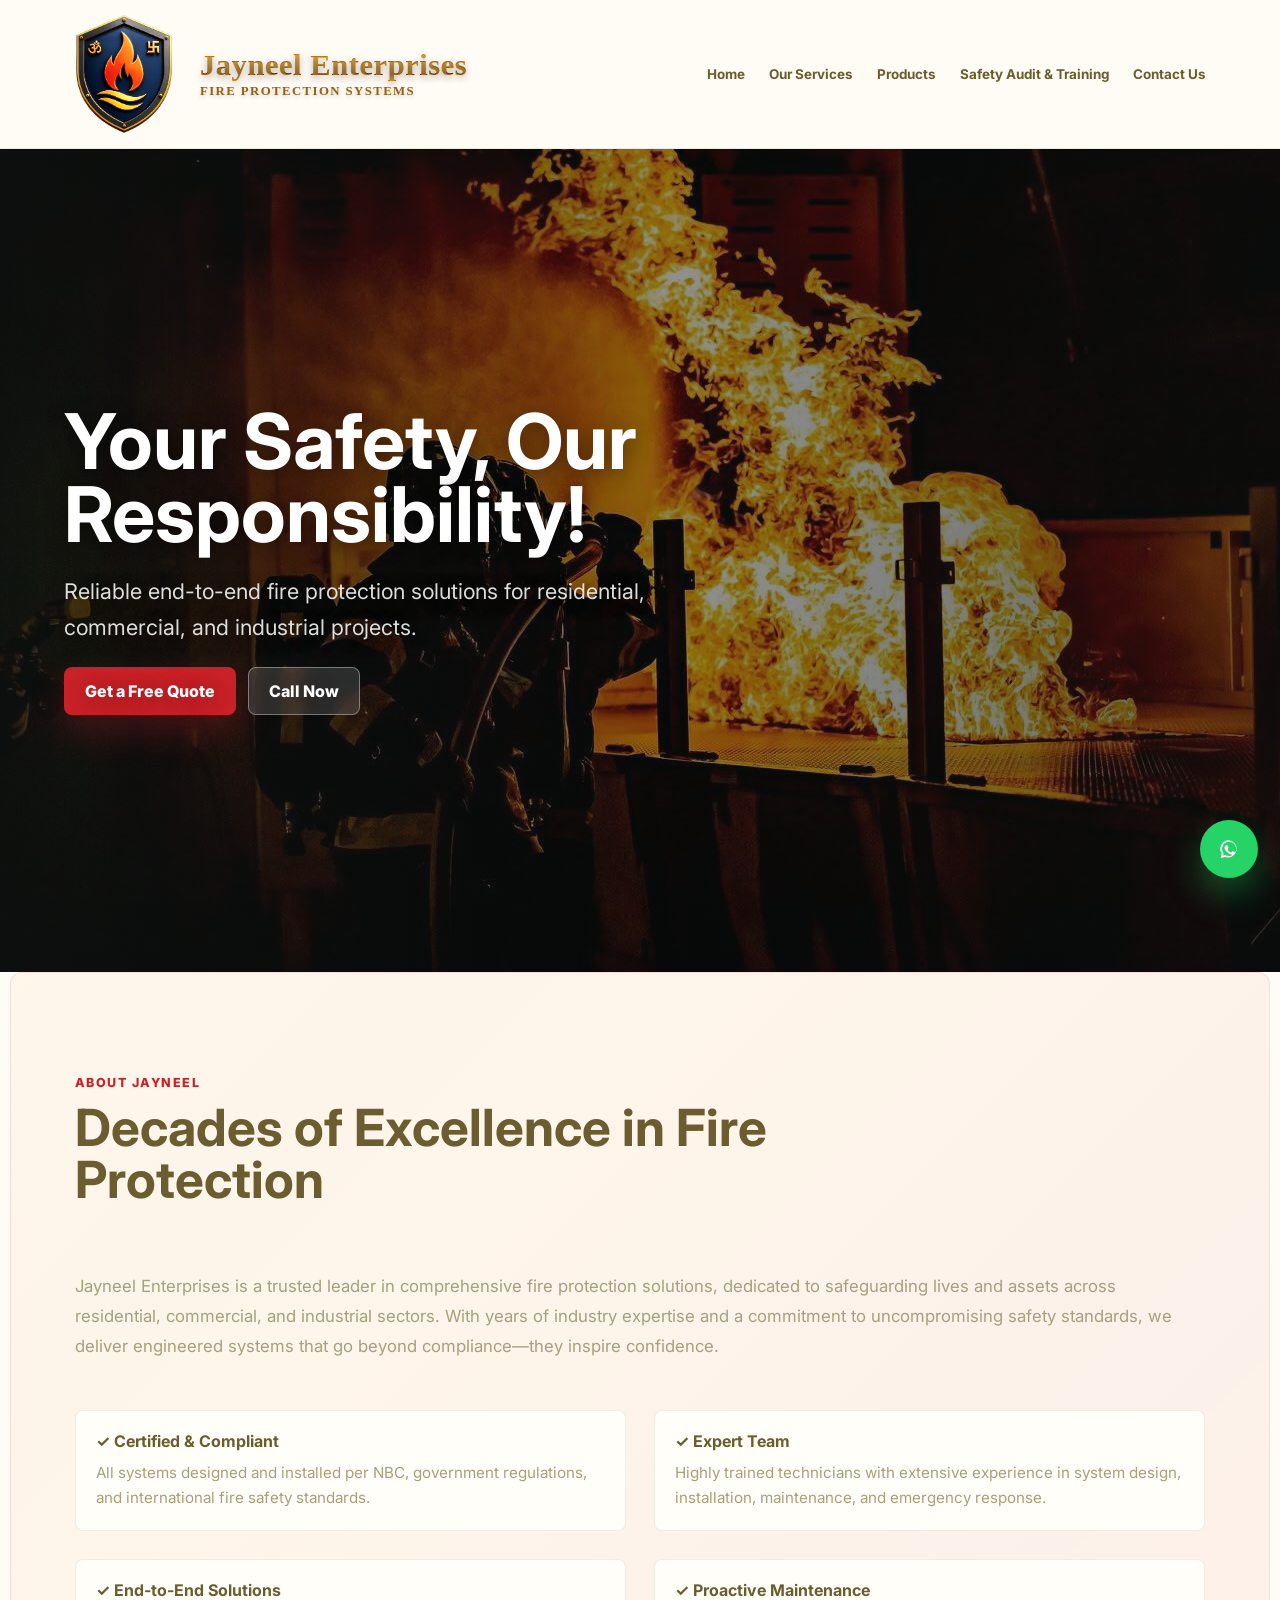
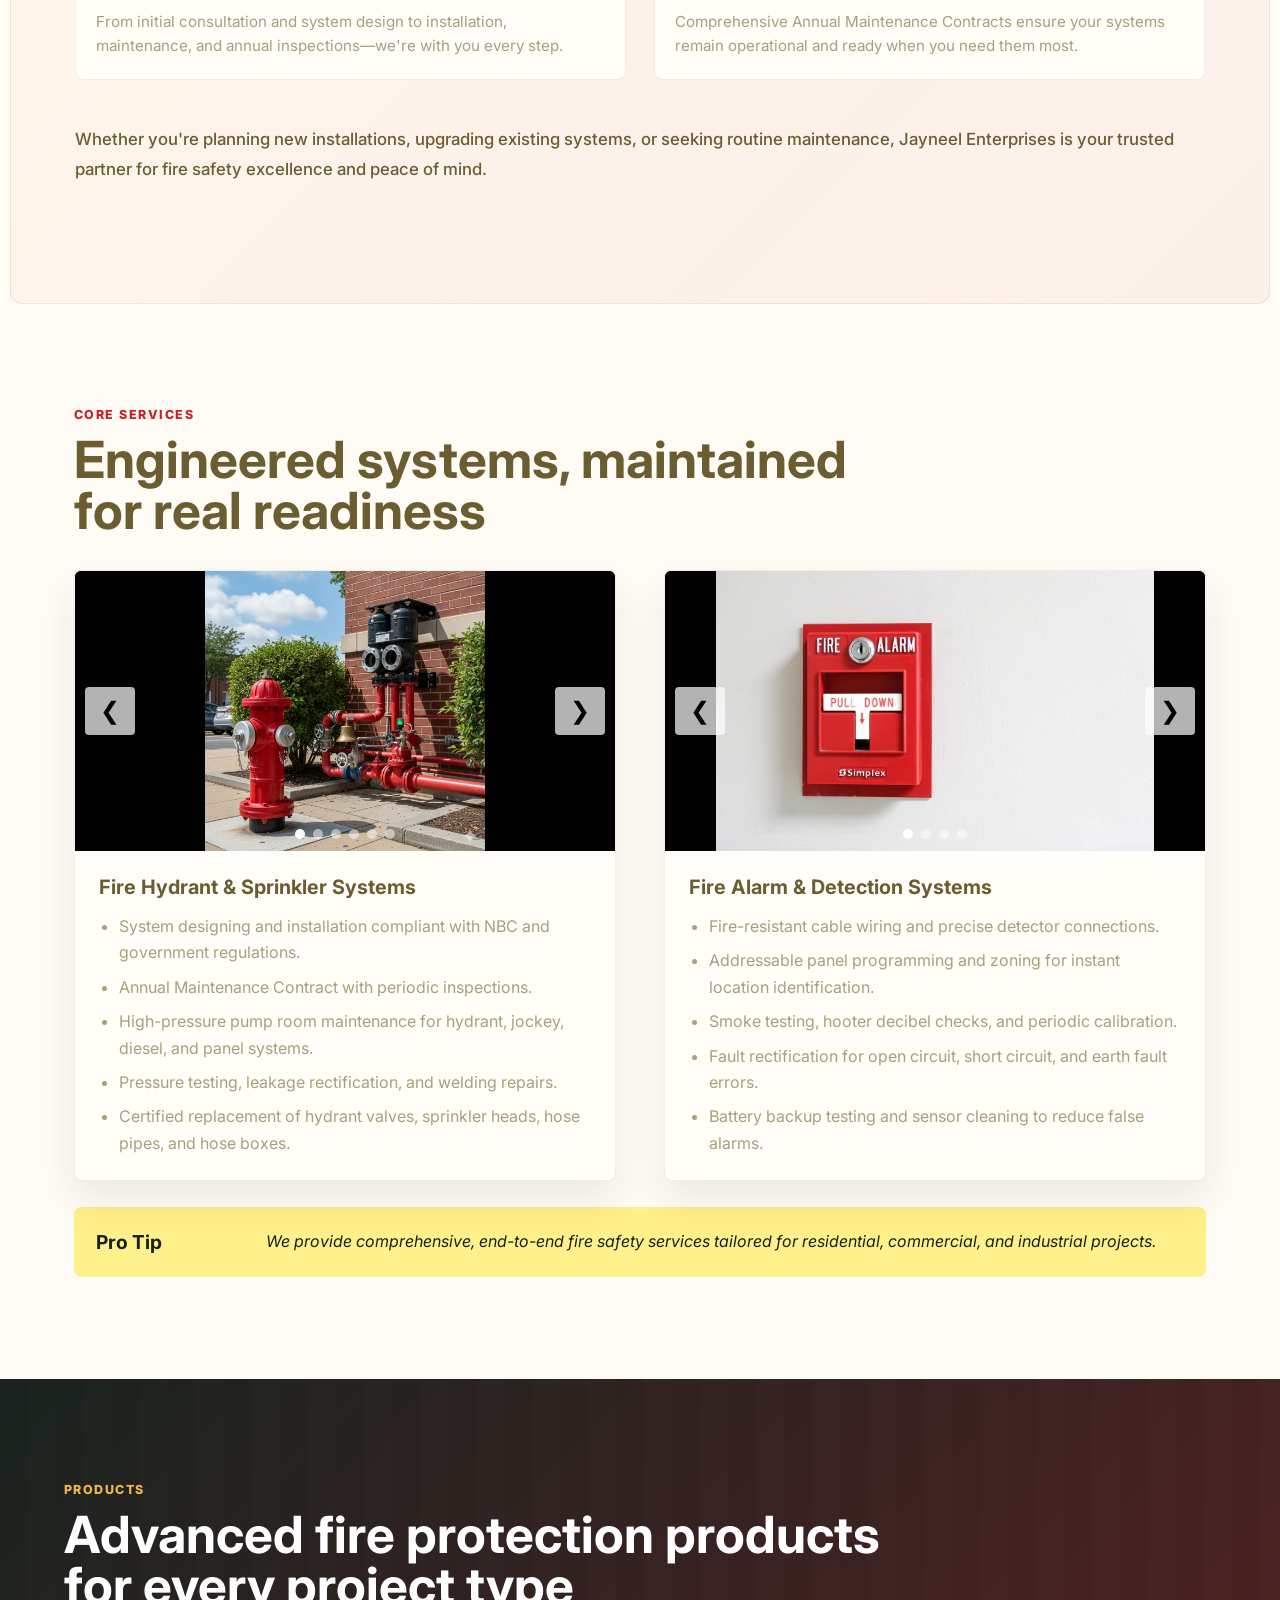
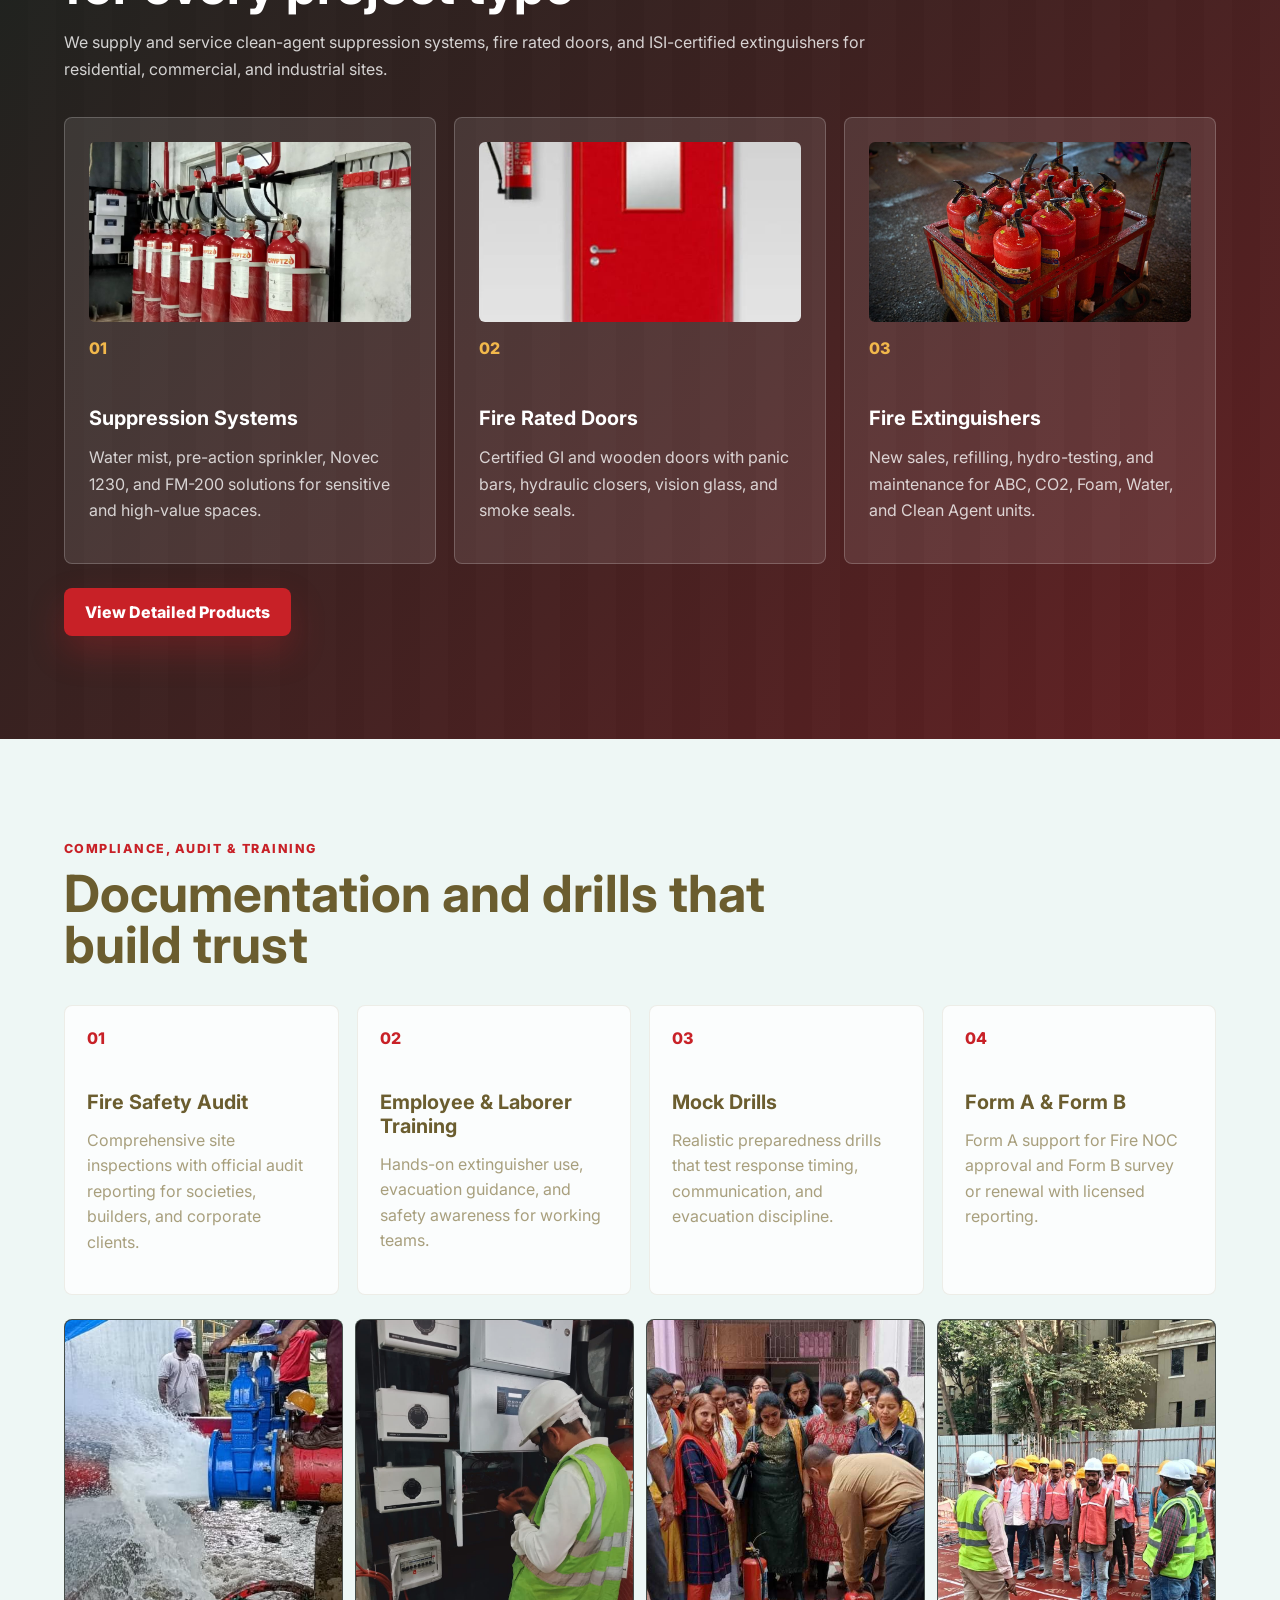
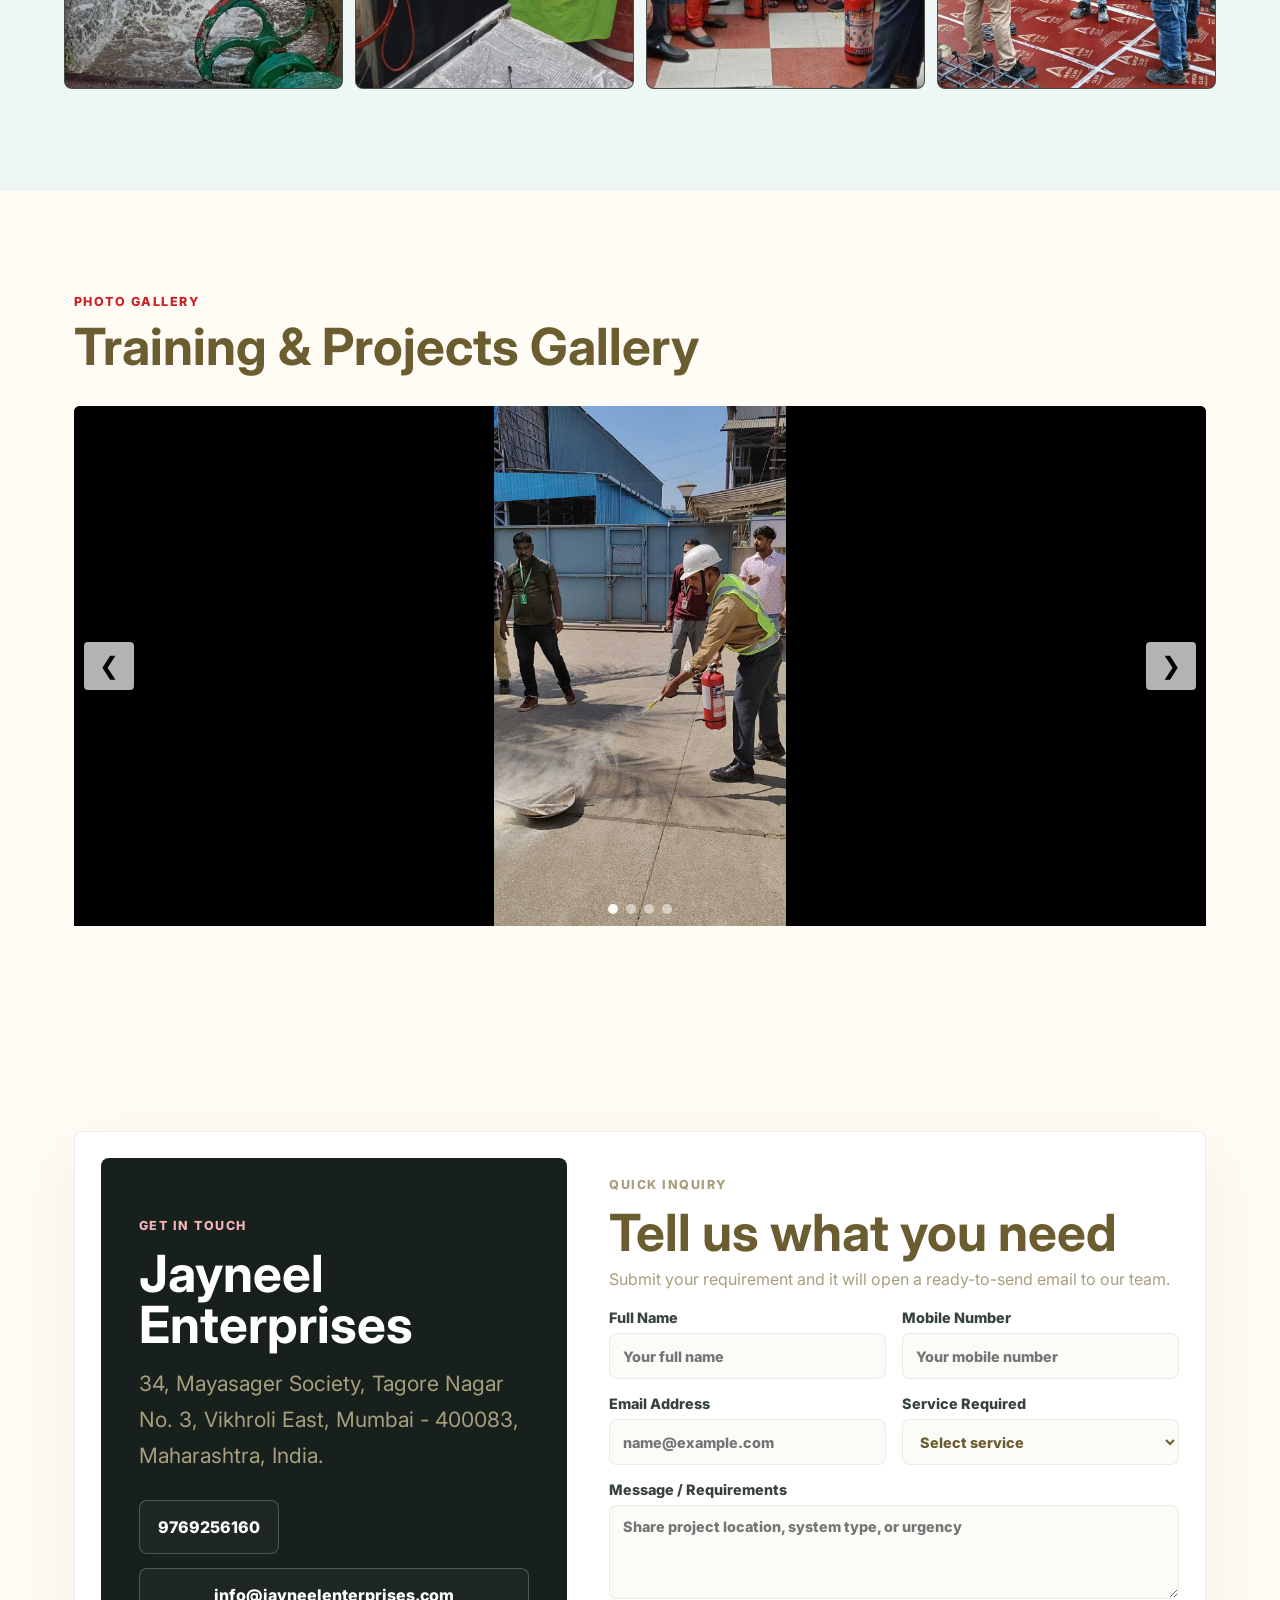
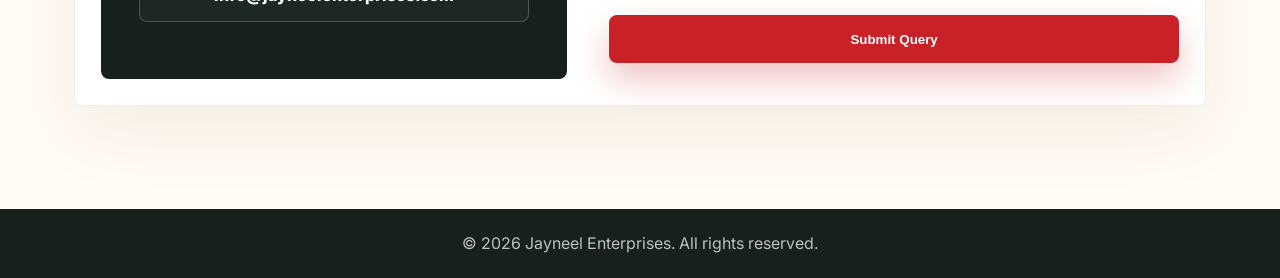
<file: index.html>
<!doctype html>
<html lang="en">
  <head>
    <meta charset="utf-8">
    <meta name="viewport" content="width=device-width, initial-scale=1">
    <title>Jayneel Enterprises | Fire Protection Systems</title>
    <meta name="description" content="Jayneel Enterprises provides end-to-end fire protection solutions for residential, commercial, and industrial projects.">
    <link rel="preconnect" href="https://fonts.googleapis.com">
    <link rel="preconnect" href="https://fonts.gstatic.com" crossorigin>
    <link href="https://fonts.googleapis.com/css2?family=Inter:wght@400;500;600;700;800&display=swap" rel="stylesheet">
    <link rel="stylesheet" href="styles.css">
  </head>
  <body>
    <header class="site-header">
      <a class="brand" href="index.html" aria-label="Jayneel Enterprises home">
        <img src="assets/logo-shield-transparent.png" alt="Jayneel Enterprises" class="brand-logo">
        <span>
          <strong>Jayneel Enterprises</strong>
          <small>Fire Protection Systems</small>
        </span>
      </a>
      <button class="menu-toggle" type="button" aria-label="Open navigation" aria-expanded="false">
        <span></span><span></span><span></span>
      </button>
      <nav class="site-nav" aria-label="Primary navigation">
        <a href="index.html#home">Home</a>
        <a href="index.html#services">Our Services</a>
        <a href="products.html">Products</a>
        <a href="index.html#audit">Safety Audit & Training</a>
        <a href="index.html#contact">Contact Us</a>
      </nav>
    </header>

     
    <main id="home">
      <section class="hero section-band">
        <div class="hero-copy">
          <h1>Your Safety, Our Responsibility!</h1>
          <p class="hero-lede">Reliable end-to-end fire protection solutions for residential, commercial, and industrial projects.</p>
          <div class="hero-actions">
            <a class="btn btn-primary" href="#contact">Get a Free Quote</a>
            <a class="btn btn-secondary" href="tel:+919769256160">Call Now</a>
          </div>
        </div>
      </section>

      <section class="about-us section-wrap" id="about">
        <div class="about-content">
          <div class="about-heading">
            <p class="eyebrow">About Jayneel</p>
            <h2>Decades of Excellence in Fire Protection</h2>
          </div>
          <div class="about-body">
            <p>Jayneel Enterprises is a trusted leader in comprehensive fire protection solutions, dedicated to safeguarding lives and assets across residential, commercial, and industrial sectors. With years of industry expertise and a commitment to uncompromising safety standards, we deliver engineered systems that go beyond compliance—they inspire confidence.</p>
            <div class="about-features">
              <div class="feature-item">
                <h4>✓ Certified & Compliant</h4>
                <p>All systems designed and installed per NBC, government regulations, and international fire safety standards.</p>
              </div>
              <div class="feature-item">
                <h4>✓ Expert Team</h4>
                <p>Highly trained technicians with extensive experience in system design, installation, maintenance, and emergency response.</p>
              </div>
              <div class="feature-item">
                <h4>✓ End-to-End Solutions</h4>
                <p>From initial consultation and system design to installation, maintenance, and annual inspections—we're with you every step.</p>
              </div>
              <div class="feature-item">
                <h4>✓ Proactive Maintenance</h4>
                <p>Comprehensive Annual Maintenance Contracts ensure your systems remain operational and ready when you need them most.</p>
              </div>
            </div>
            <p class="about-cta">Whether you're planning new installations, upgrading existing systems, or seeking routine maintenance, Jayneel Enterprises is your trusted partner for fire safety excellence and peace of mind.</p>
          </div>
        </div>
      </section>

      <section class="services section-wrap" id="services">
        <div class="section-heading">
          <p class="eyebrow">Core services</p>
          <h2>Engineered systems, maintained for real readiness</h2>
        </div>
        <div class="service-grid">
          <article class="service-card tilt-card">
            <div class="card-carousel">
              <div class="carousel-container">
                <img src="assets/hydrant-system.jpg" alt="Hydrant system" class="carousel-image active">
                <img src="assets/sprinkler-system.jpg" alt="Sprinkler system" class="carousel-image">
                <img src="assets/hose-box.jpg" alt="Hose box" class="carousel-image">
                <img src="assets/hose-reel.jpg" alt="Hose reel" class="carousel-image">
                <img src="assets/fire-pump-room.jpg" alt="Fire pump room" class="carousel-image">
                <img src="assets/sprinkler-branch-line.jpg" alt="Sprinkler branch line" class="carousel-image">
              </div>
              <button class="carousel-nav carousel-prev" onclick="moveCarousel(this, -1)">❮</button>
              <button class="carousel-nav carousel-next" onclick="moveCarousel(this, 1)">❯</button>
              <div class="carousel-dots">
                <span class="dot active" onclick="goToSlide(this, 0)"></span>
                <span class="dot" onclick="goToSlide(this, 1)"></span>
                <span class="dot" onclick="goToSlide(this, 2)"></span>
                <span class="dot" onclick="goToSlide(this, 3)"></span>
                <span class="dot" onclick="goToSlide(this, 4)"></span>
                <span class="dot" onclick="goToSlide(this, 5)"></span>
              </div>
            </div>
            <div class="card-body">
              <h3>Fire Hydrant & Sprinkler Systems</h3>
              <ul>
                <li>System designing and installation compliant with NBC and government regulations.</li>
                <li>Annual Maintenance Contract with periodic inspections.</li>
                <li>High-pressure pump room maintenance for hydrant, jockey, diesel, and panel systems.</li>
                <li>Pressure testing, leakage rectification, and welding repairs.</li>
                <li>Certified replacement of hydrant valves, sprinkler heads, hose pipes, and hose boxes.</li>
              </ul>
            </div>
          </article>

          <article class="service-card tilt-card">
            <div class="card-carousel">
              <div class="carousel-container">
                <img src="assets/alarm-system.jpg" alt="Fire alarm system" class="carousel-image active">
                <img src="assets/gas-leak-detector.jpeg" alt="Gas leak detector" class="carousel-image">
                <img src="assets/smoke-detector.jpg" alt="Smoke detector" class="carousel-image">
                <img src="assets/fire-panel.jpg" alt="Fire alarm panel" class="carousel-image">
              </div>
              <button class="carousel-nav carousel-prev" onclick="moveCarousel(this, -1)">&#10094;</button>
              <button class="carousel-nav carousel-next" onclick="moveCarousel(this, 1)">&#10095;</button>
              <div class="carousel-dots">
                <span class="dot active" onclick="goToSlide(this, 0)"></span>
                <span class="dot" onclick="goToSlide(this, 1)"></span>
                <span class="dot" onclick="goToSlide(this, 2)"></span>
                <span class="dot" onclick="goToSlide(this, 3)"></span>
              </div>
            </div>
            <div class="card-body">
              <h3>Fire Alarm & Detection Systems</h3>
              <ul>
                <li>Fire-resistant cable wiring and precise detector connections.</li>
                <li>Addressable panel programming and zoning for instant location identification.</li>
                <li>Smoke testing, hooter decibel checks, and periodic calibration.</li>
                <li>Fault rectification for open circuit, short circuit, and earth fault errors.</li>
                <li>Battery backup testing and sensor cleaning to reduce false alarms.</li>
              </ul>
            </div>
          </article>
        </div>
        <aside class="pro-tip">
          <strong>Pro Tip</strong>
          <p>We provide comprehensive, end-to-end fire safety services tailored for residential, commercial, and industrial projects.</p>
        </aside>
      </section>

      <section class="product-summary section-band" id="products">
        <div class="section-heading">
          <p class="eyebrow">Products</p>
          <h2>Advanced fire protection products for every project type</h2>
          <p>We supply and service clean-agent suppression systems, fire rated doors, and ISI-certified extinguishers for residential, commercial, and industrial sites.</p>
        </div>
        <div class="summary-grid">
          <article class="summary-card">
            <img src="assets/gas-suppression.jpg" alt="Suppression Systems" class="product-image">
            <span>01</span>
            <h3>Suppression Systems</h3>
            <p>Water mist, pre-action sprinkler, Novec 1230, and FM-200 solutions for sensitive and high-value spaces.</p>
          </article>
          <article class="summary-card">
            <img src="assets/fire-doors.jpg" alt="Fire Rated Doors" class="product-image">
            <span>02</span>
            <h3>Fire Rated Doors</h3>
            <p>Certified GI and wooden doors with panic bars, hydraulic closers, vision glass, and smoke seals.</p>
          </article>
          <article class="summary-card">
            <img src="assets/extinguishers.jpg" alt="Fire Extinguishers" class="product-image">
            <span>03</span>
            <h3>Fire Extinguishers</h3>
            <p>New sales, refilling, hydro-testing, and maintenance for ABC, CO2, Foam, Water, and Clean Agent units.</p>
          </article>
        </div>
        <a class="btn btn-primary" href="products.html">View Detailed Products</a>
      </section>

      <section class="audit section-band" id="audit">
        <div class="section-heading">
          <p class="eyebrow">Compliance, audit & training</p>
          <h2>Documentation and drills that build trust</h2>
        </div>
        <div class="audit-grid">
          <article class="audit-item">
            <span>01</span>
            <h3>Fire Safety Audit</h3>
            <p>Comprehensive site inspections with official audit reporting for societies, builders, and corporate clients.</p>
          </article>
          <article class="audit-item">
            <span>02</span>
            <h3>Employee & Laborer Training</h3>
            <p>Hands-on extinguisher use, evacuation guidance, and safety awareness for working teams.</p>
          </article>
          <article class="audit-item">
            <span>03</span>
            <h3>Mock Drills</h3>
            <p>Realistic preparedness drills that test response timing, communication, and evacuation discipline.</p>
          </article>
          <article class="audit-item" id="forms">
            <span>04</span>
            <h3>Form A & Form B</h3>
            <p>Form A support for Fire NOC approval and Form B survey or renewal with licensed reporting.</p>
          </article>
        </div>
          <div class="photo-strip" aria-label="Training and drill image placeholders">
          <div class="photo-slot photo-slot-image">
            <img src="assets/WhatsApp Image 2026-07-07 at 8.24.49 PM.jpeg" alt="Fire safety training demonstration">
          </div>
          <div class="photo-slot photo-slot-image">
            <img src="assets/WhatsApp Image 2026-07-07 at 8.23.44 PM.jpeg" alt="Fire safety training session">
          </div>
          <div class="photo-slot photo-slot-image">
            <img src="assets/WhatsApp Image 2026-07-07 at 9.17.41 PM.jpg" alt="Mock drill 3">
          </div>
          <div class="photo-slot photo-slot-image">
            <img src="assets/WhatsApp Image 2026-07-07 at 9.17.42 PM.jpg" alt="Audit photo 4">
          </div>
        </div>
      </section>

      <section class="gallery section-wrap" id="gallery">
        <div class="section-heading">
          <p class="eyebrow">Photo Gallery</p>
          <h2>Training & Projects Gallery</h2>
        </div>
        <div class="card-carousel gallery-carousel" aria-roledescription="carousel">
          <div class="carousel-container">
            <img src="assets/WhatsApp Image 2026-07-07 at 9.17.40 PM (1).jpg" alt="Gallery image 1" class="carousel-image active">
            <img src="assets/WhatsApp Image 2026-07-07 at 9.17.41 PM (1).jpg" alt="Gallery image 2" class="carousel-image">
            <img src="assets/WhatsApp Image 2026-07-07 at 9.17.41 PM (2).jpg" alt="Gallery image 3" class="carousel-image">
            <img src="assets/WhatsApp Image 2026-07-07 at 9.17.41 PM.jpg" alt="Gallery image 4" class="carousel-image">
          </div>
          <button class="carousel-nav carousel-prev" onclick="moveCarousel(this, -1)" aria-label="Previous slide">❮</button>
          <button class="carousel-nav carousel-next" onclick="moveCarousel(this, 1)" aria-label="Next slide">❯</button>
          <div class="carousel-dots" role="tablist" aria-label="Gallery navigation">
            <span class="dot active" role="tab" aria-selected="true" onclick="goToSlide(this, 0)"></span>
            <span class="dot" role="tab" aria-selected="false" onclick="goToSlide(this, 1)"></span>
            <span class="dot" role="tab" aria-selected="false" onclick="goToSlide(this, 2)"></span>
            <span class="dot" role="tab" aria-selected="false" onclick="goToSlide(this, 3)"></span>
          </div>
        </div>
      </section>

      <section class="contact section-wrap" id="contact">
        <div class="contact-panel">
          <div class="contact-info-card">
            <p class="eyebrow">Get in touch</p>
            <h2>Jayneel Enterprises</h2>
            <p class="contact-address">34, Mayasager Society, Tagore Nagar No. 3, Vikhroli East, Mumbai - 400083, Maharashtra, India.</p>
            <div class="contact-links">
              <a href="tel:+919769256160">9769256160</a>
              <a class="contact-email" href="mailto:info@jayneelenterprises.com">info@jayneelenterprises.com</a>
            </div>
          </div>
          <form class="inquiry-form" id="inquiryForm">
            <div class="form-heading full-span">
              <p class="eyebrow">Quick inquiry</p>
              <h2>Tell us what you need</h2>
              <p>Submit your requirement and it will open a ready-to-send email to our team.</p>
            </div>
            <label>
              Full Name
              <input name="name" type="text" placeholder="Your full name" required>
            </label>
            <label>
              Mobile Number
              <input name="mobile" type="tel" placeholder="Your mobile number" required>
            </label>
            <label>
              Email Address
              <input name="email" type="email" placeholder="name@example.com">
            </label>
            <label>
              Service Required
              <select name="service" required>
                <option value="">Select service</option>
                
                <option>Installation</option>
                <option>Refilling</option>
                <option>AMC</option>
                <option>Form B</option>
                <option>Audit</option>
                <option>Others</option>
              </select>
            </label>
            <label class="full-span">
              Message / Requirements
              <textarea name="message" rows="4" placeholder="Share project location, system type, or urgency"></textarea>
            </label>
            <button class="btn btn-primary full-span" type="submit">Submit Query</button>
          </form>
        </div>
      </section>
    </main>

    <a class="whatsapp-float" href="https://wa.me/919769256160" target="_blank" rel="noreferrer" aria-label="Chat with Jayneel Enterprises on WhatsApp">
      <svg viewBox="0 0 32 32" aria-hidden="true" focusable="false">
        <path d="M16 3.2A12.6 12.6 0 0 0 5.4 22.6L4 29l6.6-1.3A12.6 12.6 0 1 0 16 3.2Zm0 2.4a10.2 10.2 0 0 1 8.6 15.8 10.2 10.2 0 0 1-12.9 3.8l-.7-.4-3.8.8.8-3.7-.4-.7A10.2 10.2 0 0 1 16 5.6Zm-4.1 5.3c-.3 0-.7.1-1 .5-.4.4-1.3 1.3-1.3 3.1s1.3 3.6 1.5 3.8c.2.3 2.6 4.1 6.4 5.5 3.2 1.3 3.8.9 4.5.8.7-.1 2.2-.9 2.5-1.8.3-.9.3-1.6.2-1.8-.1-.2-.3-.3-.7-.5l-2.4-1.2c-.3-.1-.6-.2-.8.2l-1.1 1.4c-.2.3-.4.3-.8.1-.4-.2-1.5-.6-2.9-1.8-1.1-1-1.8-2.2-2-2.6-.2-.4 0-.6.2-.8l.6-.7c.2-.2.3-.4.4-.7.1-.2.1-.5 0-.7l-1.1-2.6c-.3-.6-.5-.6-.8-.6h-.9Z"/>
      </svg>
    </a>

    <footer class="site-footer">
      <p>&copy; 2026 Jayneel Enterprises. All rights reserved.</p>
    </footer>

    <script src="script.js"></script>
  </body>
</html>
</file>
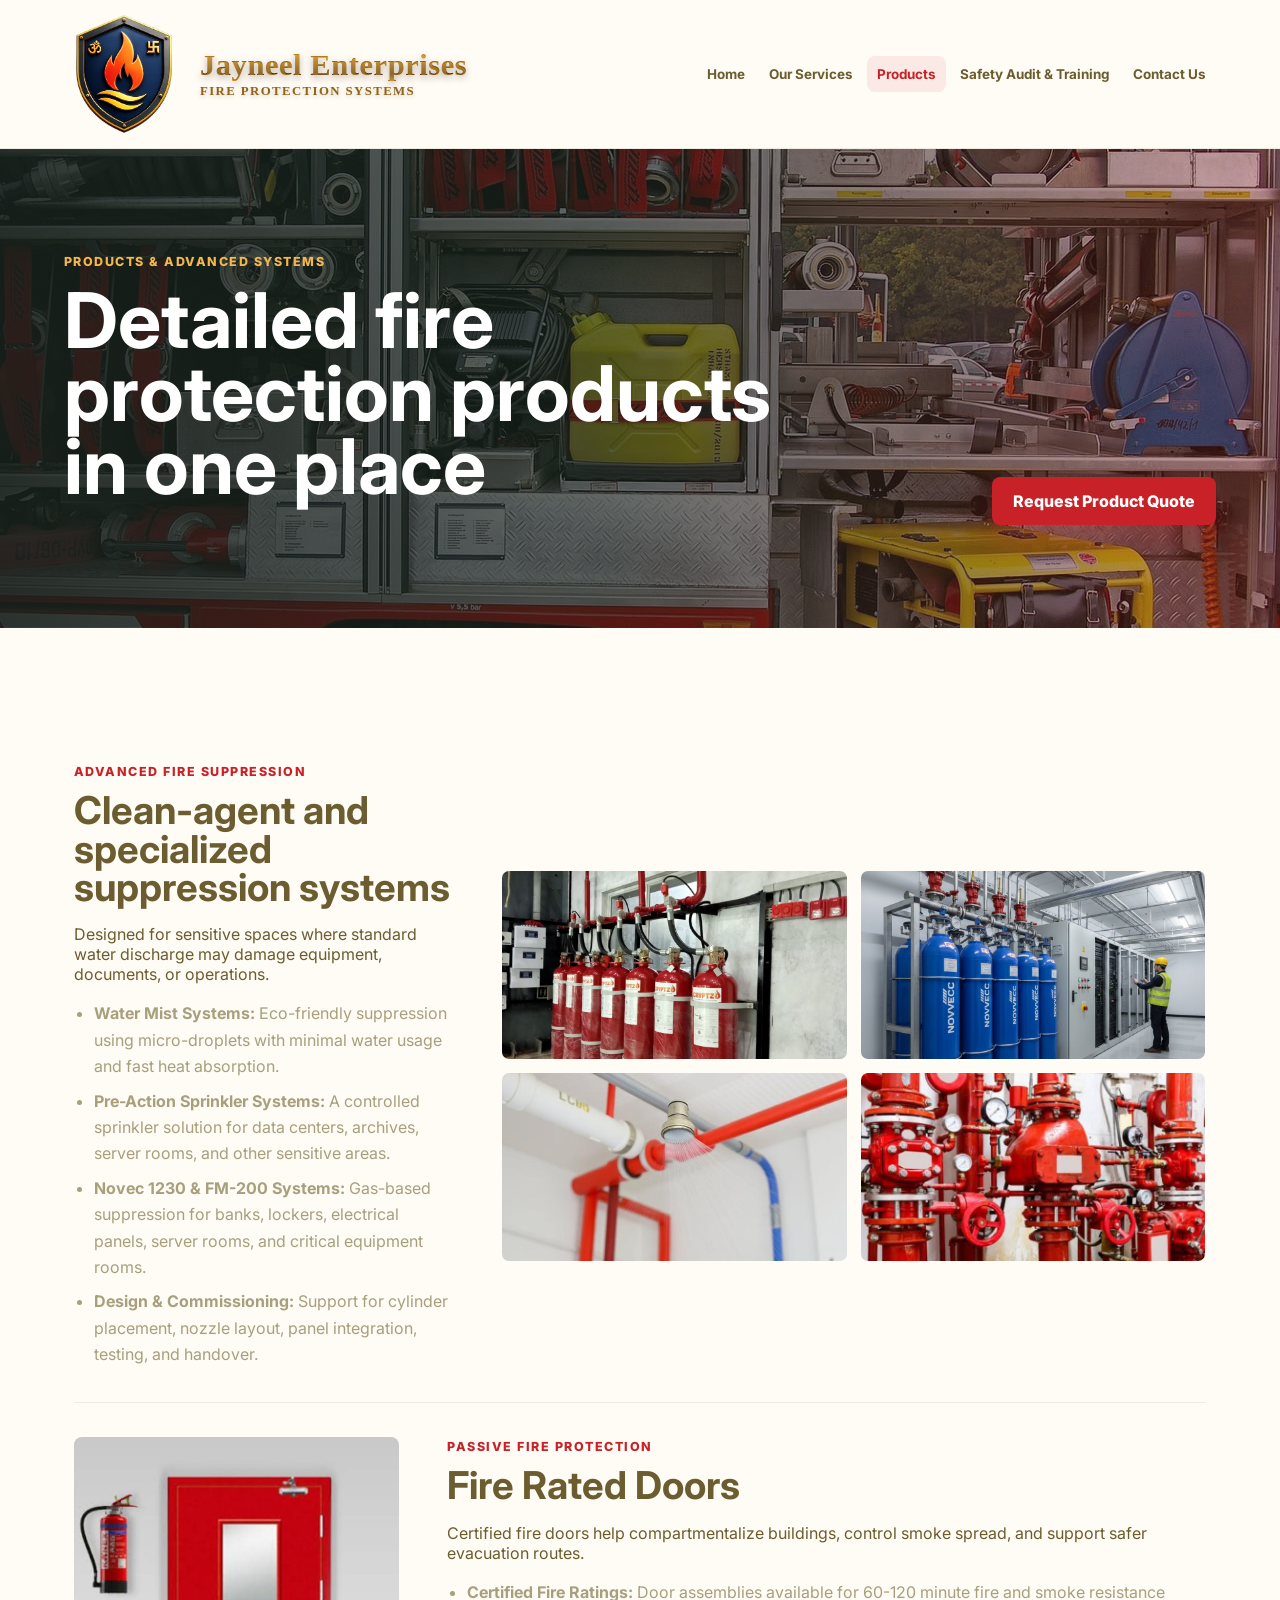
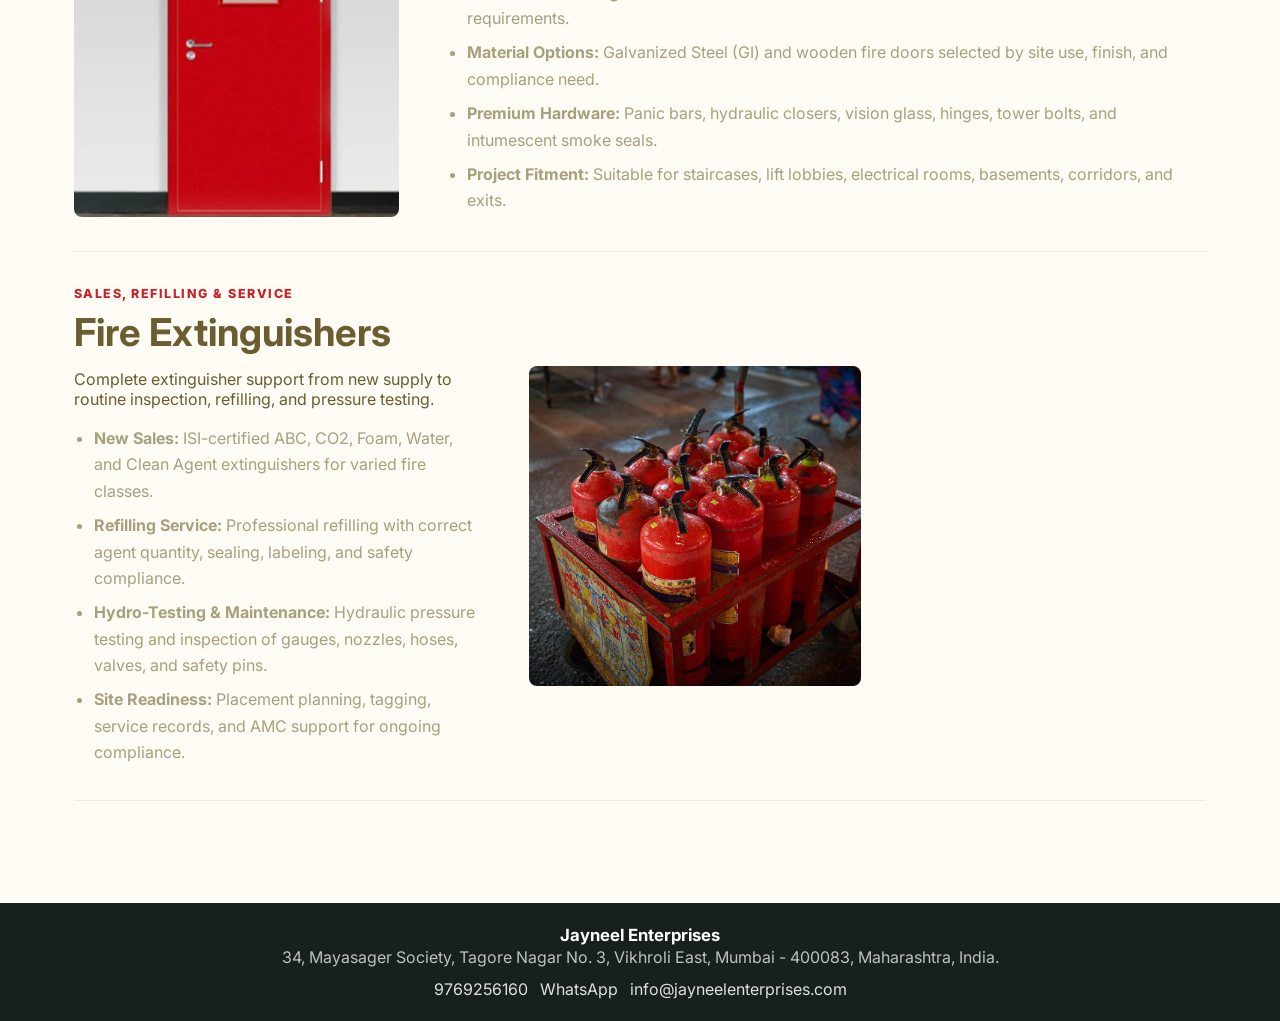
<file: products.html>
<!doctype html>
<html lang="en">
  <head>
    <meta charset="utf-8">
    <meta name="viewport" content="width=device-width, initial-scale=1">
    <title>Products | Jayneel Enterprises</title>
    <meta name="description" content="Detailed fire protection products from Jayneel Enterprises including suppression systems, fire rated doors, and extinguisher service.">
    <link rel="preconnect" href="https://fonts.googleapis.com">
    <link rel="preconnect" href="https://fonts.gstatic.com" crossorigin>
    <link href="https://fonts.googleapis.com/css2?family=Inter:wght@400;500;600;700;800&display=swap" rel="stylesheet">
    <link rel="stylesheet" href="styles.css">
  </head>
  <body>
    <header class="site-header">
      <a class="brand" href="index.html" aria-label="Jayneel Enterprises home">
        <img src="assets/logo-shield-transparent.png" alt="Jayneel Enterprises" class="brand-logo">
        <span>
          <strong>Jayneel Enterprises</strong>
          <small>Fire Protection Systems</small>
        </span>
      </a>
      <button class="menu-toggle" type="button" aria-label="Open navigation" aria-expanded="false">
        <span></span><span></span><span></span>
      </button>
      <nav class="site-nav" aria-label="Primary navigation">
        <a href="index.html#home">Home</a>
        <a href="index.html#services">Our Services</a>
        <a class="active" href="products.html">Products</a>
        <a href="index.html#audit">Safety Audit & Training</a>
        <a href="index.html#contact">Contact Us</a>
      </nav>
    </header>

    <main>
      <section class="product-hero section-band">
        <div>
          <p class="eyebrow">Products & advanced systems</p>
          <h1>Detailed fire protection products in one place</h1>
        </div>
        <a class="btn btn-primary" href="index.html#contact">Request Product Quote</a>
      </section>

      <section class="product-showcase section-wrap">
        <article class="product-block">
          <div class="product-copy">
            <p class="eyebrow">Advanced fire suppression</p>
            <h2>Clean-agent and specialized suppression systems</h2>
            <p>Designed for sensitive spaces where standard water discharge may damage equipment, documents, or operations.</p>
            <ul>
              <li><strong>Water Mist Systems:</strong> Eco-friendly suppression using micro-droplets with minimal water usage and fast heat absorption.</li>
              <li><strong>Pre-Action Sprinkler Systems:</strong> A controlled sprinkler solution for data centers, archives, server rooms, and other sensitive areas.</li>
              <li><strong>Novec 1230 & FM-200 Systems:</strong> Gas-based suppression for banks, lockers, electrical panels, server rooms, and critical equipment rooms.</li>
              <li><strong>Design & Commissioning:</strong> Support for cylinder placement, nozzle layout, panel integration, testing, and handover.</li>
            </ul>
          </div>
          <div class="image-grid">
            <img src="assets/gas-suppression.jpg" alt="Gas cylinder photo" class="product-img">
            <img src="assets/novec.jpg" alt="Clean-agent setup" class="product-img">
            <img src="assets/pre-action.jpg" alt="Suppression panel" class="product-img">
            <img src="assets/water-mist.jpg" alt="Nozzle layout" class="product-img">
          </div>
        </article>

        <article class="product-block reverse">
          <div class="product-copy">
            <p class="eyebrow">Passive fire protection</p>
            <h2>Fire Rated Doors</h2>
            <p>Certified fire doors help compartmentalize buildings, control smoke spread, and support safer evacuation routes.</p>
            <ul>
              <li><strong>Certified Fire Ratings:</strong> Door assemblies available for 60-120 minute fire and smoke resistance requirements.</li>
              <li><strong>Material Options:</strong> Galvanized Steel (GI) and wooden fire doors selected by site use, finish, and compliance need.</li>
              <li><strong>Premium Hardware:</strong> Panic bars, hydraulic closers, vision glass, hinges, tower bolts, and intumescent smoke seals.</li>
              <li><strong>Project Fitment:</strong> Suitable for staircases, lift lobbies, electrical rooms, basements, corridors, and exits.</li>
            </ul>
          </div>
          <div class="image-grid">
            <img src="assets/fire-doors.jpg" alt="Fire Rated Doors" class="product-img-large">
          </div>
        </article>

        <article class="product-block">
          <div class="product-copy">
            <p class="eyebrow">Sales, refilling & service</p>
            <h2>Fire Extinguishers</h2>
            <p>Complete extinguisher support from new supply to routine inspection, refilling, and pressure testing.</p>
            <ul>
              <li><strong>New Sales:</strong> ISI-certified ABC, CO2, Foam, Water, and Clean Agent extinguishers for varied fire classes.</li>
              <li><strong>Refilling Service:</strong> Professional refilling with correct agent quantity, sealing, labeling, and safety compliance.</li>
              <li><strong>Hydro-Testing & Maintenance:</strong> Hydraulic pressure testing and inspection of gauges, nozzles, hoses, valves, and safety pins.</li>
              <li><strong>Site Readiness:</strong> Placement planning, tagging, service records, and AMC support for ongoing compliance.</li>
            </ul>
          </div>
          <div class="image-grid">
            <img src="assets/extinguishers.jpg" alt="Fire Extinguishers" class="product-img-full">
          </div>
        </article>
      </section>
    </main>

    <footer class="site-footer">
      <div>
        <strong>Jayneel Enterprises</strong>
        <p>34, Mayasager Society, Tagore Nagar No. 3, Vikhroli East, Mumbai - 400083, Maharashtra, India.</p>
      </div>
      <div class="footer-links">
        <a href="tel:+919769256160">9769256160</a>
        <a href="https://wa.me/919769256160" target="_blank" rel="noreferrer">WhatsApp</a>
        <a href="mailto:info@jayneelenterprises.com">info@jayneelenterprises.com</a>
      </div>
    </footer>

    <script src="script.js"></script>
  </body>
</html>
</file>
<file: styles.css>
:root {
  --ink: #6b5d2f;
  --muted: #a89f7d;
  --paper: #fffbf5;
  --panel: #fffef9;
  --line: rgba(107, 93, 47, 0.1);
  --red: #c82127;
  --red-dark: #8e171d;
  --amber: #f2b84b;
  --green: #0f766e;
  --blue: #2457a6;
  --shadow: 0 24px 70px rgba(107, 93, 47, 0.08);
}

* {
  box-sizing: border-box;
}

html {
  scroll-behavior: smooth;
}

body {
  margin: 0;
  font-family: Inter, Arial, sans-serif;
  color: var(--ink);
  background: var(--paper);
  letter-spacing: 0;
}

a {
  color: inherit;
  text-decoration: none;
}

.site-header {
  position: sticky;
  top: 0;
  z-index: 30;
  display: flex;
  align-items: center;
  justify-content: space-between;
  gap: 24px;
  padding: 14px clamp(18px, 5vw, 72px);
  background: rgba(255, 251, 245, 0.96);
  border-bottom: 1px solid var(--line);
  backdrop-filter: blur(16px);
}

.brand {
  display: inline-flex;
  align-items: center;
  gap: 16px;
  min-width: auto;
}

.brand-mark {
  display: grid;
  place-items: center;
  width: 48px;
  height: 48px;
  color: #fff;
  font-weight: 800;
  background: linear-gradient(135deg, var(--red), var(--red-dark));
  border-radius: 8px;
  box-shadow: 0 10px 24px rgba(200, 33, 39, 0.3);
}

.brand-logo {
  width: 120px;
  height: 120px;
  object-fit: contain;
  display: block;
  flex-shrink: 0;
}

.brand span {
  display: flex;
  flex-direction: column;
  align-items: flex-start;
}

.brand strong {
  font-family: Georgia, "Times New Roman", serif;
  font-size: 1.9rem;
  font-weight: 800;
  color: #8b5a12;
  background: linear-gradient(180deg, #d89d28 0%, #9c6415 45%, #573006 78%, #ba7c1b 100%);
  -webkit-background-clip: text;
  background-clip: text;
  text-shadow: 0 1px 0 rgba(255, 215, 111, 0.35), 0 3px 7px rgba(51, 27, 4, 0.34);
  -webkit-text-fill-color: transparent;
  margin: 0;
  line-height: 1.08;
  letter-spacing: 0.02em;
}

.brand small {
  font-family: Georgia, "Times New Roman", serif;
  color: #8f641c;
  font-size: 0.8rem;
  margin-top: 3px;
  font-weight: 700;
  letter-spacing: 0.11em;
  text-transform: uppercase;
  text-shadow: 0 1px 0 rgba(255, 215, 111, 0.24), 0 2px 5px rgba(51, 27, 4, 0.18);
}

.site-nav {
  display: flex;
  align-items: center;
  justify-content: flex-end;
  gap: 4px;
  flex-wrap: nowrap;
  white-space: nowrap;
}

.site-nav a {
  color: #6b5d2f;
  font-weight: 700;
  font-size: 0.84rem;
  padding: 10px 10px;
  border-radius: 8px;
}

.site-nav a:hover,
.site-nav a.active {
  color: var(--red);
  background: rgba(200, 33, 39, 0.08);
}

.menu-toggle {
  display: none;
  width: 42px;
  height: 42px;
  border: 1px solid var(--line);
  border-radius: 8px;
  background: #fff;
}

.menu-toggle span {
  display: block;
  width: 20px;
  height: 2px;
  margin: 4px auto;
  background: var(--ink);
}

.section-band,
.section-wrap {
  padding: clamp(56px, 8vw, 104px) clamp(18px, 5vw, 72px);
}

.section-wrap {
  max-width: 1260px;
  margin: 0 auto;
}

.hero {
  min-height: calc(100vh - 77px);
  display: grid;
  grid-template-columns: minmax(0, 760px);
  align-items: center;
  gap: clamp(28px, 5vw, 72px);
  color: #fff;
  background:
    linear-gradient(90deg, rgba(14, 18, 16, 0.82), rgba(14, 18, 16, 0.46) 52%, rgba(14, 18, 16, 0.62)),
    url("assets/hero-banner.jpg") center / cover no-repeat;
  text-shadow: 0 3px 22px rgba(0, 0, 0, 0.42);
}

.hero .eyebrow {
  color: var(--amber);
}

.eyebrow {
  margin: 0 0 12px;
  color: var(--red);
  font-size: 0.78rem;
  font-weight: 800;
  letter-spacing: 0.12em;
  text-transform: uppercase;
}

h1,
h2,
h3,
p {
  margin-top: 0;
}

h1 {
  max-width: 760px;
  font-size: clamp(2.55rem, 6vw, 5.8rem);
  line-height: 0.95;
  margin-bottom: 22px;
}

h2 {
  font-size: clamp(2rem, 4vw, 3.7rem);
  line-height: 1;
  margin-bottom: 18px;
}

h3 {
  font-size: 1.24rem;
  margin-bottom: 14px;
}

.hero-lede {
  max-width: 700px;
  color: rgba(255, 255, 255, 0.86);
  font-size: clamp(1.05rem, 2vw, 1.35rem);
  line-height: 1.65;
}

.hero-actions,
.footer-links {
  display: flex;
  flex-wrap: wrap;
  gap: 12px;
}

.btn {
  display: inline-flex;
  align-items: center;
  justify-content: center;
  min-height: 48px;
  padding: 13px 20px;
  border: 1px solid transparent;
  border-radius: 8px;
  font-weight: 800;
  transition: transform 180ms ease, box-shadow 180ms ease, background 180ms ease;
}

.btn:hover {
  transform: translateY(-2px);
}

.btn-primary {
  color: #fff;
  background: var(--red);
  box-shadow: 0 16px 34px rgba(200, 33, 39, 0.27);
}

.btn-secondary {
  color: #fff;
  background: rgba(255, 255, 255, 0.14);
  border-color: rgba(255, 255, 255, 0.36);
  backdrop-filter: blur(8px);
}

.section-heading {
  max-width: 820px;
  margin-bottom: 34px;
}

.section-heading p:not(.eyebrow),
.contact-panel p,
.product-hero p {
  color: var(--muted);
  line-height: 1.7;
}

.about-us {
  background: linear-gradient(135deg, rgba(242, 184, 75, 0.06), rgba(200, 33, 39, 0.05));
  border: 1px solid rgba(200, 33, 39, 0.1);
  border-radius: 12px;
}

.about-content {
  display: grid;
  grid-template-columns: 1fr;
  gap: 48px;
  align-items: start;
}

.about-heading {
  max-width: 820px;
}

.about-heading h2 {
  margin-top: 12px;
}

.about-body {
  display: flex;
  flex-direction: column;
  gap: 24px;
}

.about-body > p {
  color: var(--muted);
  line-height: 1.8;
  font-size: 1.05rem;
}

.about-features {
  display: grid;
  grid-template-columns: repeat(2, 1fr);
  gap: 28px;
  margin: 8px 0;
}

.feature-item {
  padding: 20px;
  background: var(--panel);
  border: 1px solid var(--line);
  border-radius: 8px;
  transition: transform 220ms ease, box-shadow 220ms ease;
}

.feature-item:hover {
  transform: translateY(-4px);
  box-shadow: 0 12px 28px rgba(200, 33, 39, 0.12);
}

.feature-item h4 {
  margin: 0 0 10px 0;
  font-size: 1rem;
  color: var(--ink);
}

.feature-item p {
  margin: 0;
  color: var(--muted);
  line-height: 1.6;
  font-size: 0.95rem;
}

.about-cta {
  margin-top: 12px !important;
  font-weight: 500;
  color: var(--ink) !important;
}

@media (max-width: 768px) {
  .about-features {
    grid-template-columns: 1fr;
  }

  .about-content {
    gap: 32px;
  }
}

.service-grid {
  display: grid;
  grid-template-columns: repeat(2, minmax(0, 1fr));
  gap: 48px;
}

.service-card {
  overflow: visible;
  background: var(--panel);
  border: 1px solid var(--line);
  border-radius: 8px;
  box-shadow: 0 18px 44px rgba(28, 37, 42, 0.09);
  transform-style: preserve-3d;
  transition: transform 220ms ease, box-shadow 220ms ease;
  display: flex;
  flex-direction: column;
}

.service-card:hover {
  transform: translateY(-9px) rotateX(2deg) rotateY(-2deg);
  box-shadow: var(--shadow);
}

.card-carousel {
  position: relative;
  width: 100%;
  min-height: 280px;
  overflow: hidden;
  background: #000;
  border-radius: 6px 6px 0 0;
  display: block;
}

.carousel-container {
  position: relative;
  width: 100%;
  height: 280px;
  display: block;
}

.carousel-image {
  position: absolute;
  top: 0;
  left: 0;
  width: 100%;
  height: 280px;
  object-fit: contain;
  object-position: center;
  opacity: 0;
  transition: opacity 400ms ease;
  background: #000;
  display: block;
  z-index: 1;
}

/* Gallery-specific sizing: make gallery images follow a consistent aspect ratio
   (between rectangle and square) and fill the area to avoid empty space. */
.gallery-carousel .carousel-container {
  /* Use a 4:3 aspect ratio; adjust max/min heights for responsiveness */
  height: auto;
  aspect-ratio: 4 / 3;
  max-height: 520px;
  min-height: 240px;
}

.gallery-carousel .carousel-image {
  height: 100%;
  object-fit: cover;
  object-position: center;
}

/* Show the first gallery image fully (no crop) while keeping others as cover */
.gallery-carousel .carousel-container .carousel-image:first-child {
  object-fit: contain;
  background: #000; /* letterbox color when aspect differs */
}

.carousel-image.active {
  opacity: 1;
  z-index: 10;
}

.carousel-nav {
  position: absolute;
  top: 50%;
  transform: translateY(-50%);
  background: rgba(255, 255, 255, 0.7);
  border: none;
  color: #000;
  font-size: 24px;
  padding: 10px 15px;
  cursor: pointer;
  border-radius: 4px;
  z-index: 20;
  transition: background 200ms ease;
}

.carousel-nav:hover {
  background: rgba(255, 255, 255, 0.95);
}

.carousel-prev {
  left: 10px;
}

.carousel-next {
  right: 10px;
}

.carousel-dots {
  position: absolute;
  bottom: 12px;
  left: 50%;
  transform: translateX(-50%);
  display: flex;
  gap: 8px;
  z-index: 20;
}

.dot {
  width: 10px;
  height: 10px;
  border-radius: 50%;
  background: rgba(255, 255, 255, 0.5);
  cursor: pointer;
  transition: background 200ms ease;
  border: none;
  padding: 0;
}

.dot.active {
  background: rgba(255, 255, 255, 0.95);
}

.dot:hover {
  background: rgba(255, 255, 255, 0.75);
}

.card-media {
  min-height: 230px;
  display: flex;
  align-items: end;
  padding: 18px;
  color: #fff;
  font-weight: 800;
  background-size: 120px 120px, cover;
}

.media-hydrant {
  background:
    linear-gradient(135deg, rgba(200, 33, 39, 0.82), rgba(15, 118, 110, 0.7)),
    repeating-linear-gradient(90deg, rgba(255, 255, 255, 0.2) 0 8px, transparent 8px 18px);
}

.media-alarm {
  background:
    linear-gradient(135deg, rgba(36, 87, 166, 0.82), rgba(200, 33, 39, 0.68)),
    radial-gradient(circle at 24% 36%, rgba(255, 255, 255, 0.8) 0 10px, transparent 11px);
}

.card-body {
  padding: 24px;
  border-radius: 0 0 6px 6px;
}

ul {
  padding-left: 20px;
  margin: 0;
  color: var(--muted);
  line-height: 1.65;
}

li + li {
  margin-top: 8px;
}

.pro-tip {
  margin-top: 26px;
  display: grid;
  grid-template-columns: 150px 1fr;
  gap: 20px;
  align-items: center;
  padding: 22px;
  color: #17201c;
  background: #fef08a;
  border-radius: 8px;
}

.pro-tip strong {
  font-size: 1.2rem;
}

.pro-tip p {
  margin: 0;
  line-height: 1.6;
  font-style: italic;
}

.product-summary {
  background:
    linear-gradient(135deg, rgba(23, 32, 28, 0.88), rgba(120, 22, 27, 0.72)),
    repeating-linear-gradient(90deg, #293733 0 28px, #35423e 28px 56px);
  color: #fff;
}

.product-summary .section-heading p:not(.eyebrow) {
  color: rgba(255, 255, 255, 0.8);
}

.product-summary .eyebrow {
  color: var(--amber);
}

.summary-grid {
  display: grid;
  grid-template-columns: repeat(3, minmax(0, 1fr));
  gap: 18px;
  margin-bottom: 24px;
}

.summary-card {
  min-height: 245px;
  padding: 24px;
  background: rgba(255, 255, 255, 0.1);
  border: 1px solid rgba(255, 255, 255, 0.2);
  border-radius: 8px;
  transition: transform 180ms ease, background 180ms ease;
}

.summary-card:hover {
  transform: translateY(-6px);
  background: rgba(255, 255, 255, 0.14);
}

.summary-card span {
  display: block;
  color: var(--amber);
  font-weight: 800;
  margin-bottom: 48px;
}

.summary-card p {
  color: rgba(255, 255, 255, 0.78);
  line-height: 1.65;
}

.product-image {
  width: 100%;
  height: 180px;
  object-fit: cover;
  border-radius: 6px;
  margin-bottom: 16px;
  display: block;
}

.audit {
  background: #eef7f5;
}

.audit-grid {
  display: grid;
  grid-template-columns: repeat(4, minmax(0, 1fr));
  gap: 18px;
}

.audit-item {
  min-height: 230px;
  padding: 22px;
  background: rgba(255, 255, 255, 0.76);
  border: 1px solid var(--line);
  border-radius: 8px;
}

.audit-item span {
  display: block;
  color: var(--red);
  font-weight: 800;
  margin-bottom: 42px;
}

.audit-item p {
  color: var(--muted);
  line-height: 1.6;
}

.photo-strip,
.image-grid {
  display: grid;
  grid-template-columns: repeat(4, minmax(0, 1fr));
  gap: 12px;
}

.photo-strip {
  margin-top: 24px;
}

.photo-slot {
  min-height: 160px;
  display: grid;
  place-items: center;
  padding: 14px;
  color: #fff;
  text-align: center;
  font-weight: 800;
  border-radius: 8px;
  background:
    linear-gradient(135deg, rgba(23, 32, 28, 0.72), rgba(200, 33, 39, 0.68)),
    linear-gradient(45deg, #293733, #707f78);
  border: 1px solid rgba(255, 255, 255, 0.2);
}

.photo-slot-image {
  padding: 0;
  overflow: hidden;
  background: #17201c;
}

.photo-slot-image img {
  width: 100%;
  height: 100%;
  min-height: 160px;
  object-fit: cover;
  display: block;
}

.image-grid .product-img {
  width: 100%;
  height: 160px;
  object-fit: cover;
  border-radius: 8px;
  border: 1px solid rgba(255, 255, 255, 0.2);
  display: block;
}

.product-img-large {
  width: 100%;
  height: 280px;
  object-fit: cover;
  border-radius: 8px;
  display: block;
}

.product-img-full {
  width: 100%;
  height: 320px;
  object-fit: cover;
  border-radius: 8px;
  display: block;
}

.contact-panel {
  display: grid;
  grid-template-columns: minmax(280px, 0.9fr) minmax(0, 1.1fr);
  gap: clamp(18px, 4vw, 42px);
  padding: clamp(18px, 3vw, 26px);
  background: #fff;
  border: 1px solid var(--line);
  border-radius: 8px;
  box-shadow: var(--shadow);
}

.contact-info-card {
  display: flex;
  flex-direction: column;
  justify-content: center;
  min-height: 100%;
  padding: clamp(24px, 4vw, 38px);
  color: #fff;
  background: #17201c;
  border-radius: 8px;
}

.contact-info-card .eyebrow {
  color: #f5b5b8;
}

.contact-info-card h2 {
  margin-bottom: 16px;
  color: #fff;
}

.contact-address {
  margin: 0 0 26px;
  color: rgba(255, 255, 255, 0.74);
  font-size: clamp(1.05rem, 1.7vw, 1.32rem);
  line-height: 1.75;
}

.contact-links {
  display: flex;
  flex-wrap: wrap;
  gap: 14px;
}

.contact-links a {
  min-height: 54px;
  display: inline-flex;
  align-items: center;
  justify-content: center;
  gap: 10px;
  max-width: 100%;
  padding: 12px 18px;
  color: #fff;
  font-weight: 800;
  line-height: 1.25;
  border: 1px solid rgba(255, 255, 255, 0.22);
  border-radius: 8px;
  background: rgba(255, 255, 255, 0.03);
  transition: transform 180ms ease, background 180ms ease, border-color 180ms ease;
  overflow-wrap: anywhere;
  word-break: break-word;
}

.contact-links a:hover {
  transform: translateY(-2px);
  background: rgba(255, 255, 255, 0.1);
  border-color: rgba(255, 255, 255, 0.42);
}

.contact-links svg,
.whatsapp-float svg {
  width: 22px;
  height: 22px;
  fill: currentColor;
  flex: 0 0 auto;
}

.contact-email {
  flex: 1 1 100%;
  justify-content: flex-start;
}

.inquiry-form {
  display: grid;
  grid-template-columns: repeat(2, minmax(0, 1fr));
  gap: 16px;
  align-content: start;
  padding: clamp(8px, 2vw, 16px) 0;
}

.form-heading h2 {
  margin-bottom: 8px;
}

.form-heading p:not(.eyebrow) {
  margin: 0;
  color: var(--muted);
  line-height: 1.7;
}

label {
  display: grid;
  gap: 7px;
  color: #36423f;
  font-weight: 800;
  font-size: 0.9rem;
}

input,
select,
textarea {
  width: 100%;
  min-height: 46px;
  padding: 12px 13px;
  color: var(--ink);
  font: inherit;
  border: 1px solid var(--line);
  border-radius: 8px;
  background: #fbfbf8;
}

textarea {
  resize: vertical;
}

.full-span {
  grid-column: 1 / -1;
}

.site-footer {
  padding: 22px clamp(18px, 5vw, 72px);
  color: #fff;
  background: #17201c;
  text-align: center;
}

.site-footer > div {
  width: 100%;
}

.site-footer strong {
  display: block;
  font-size: 1.05rem;
}

.site-footer p {
  margin: 0;
  color: rgba(255, 255, 255, 0.72);
  line-height: 1.6;
}

.footer-links {
  justify-content: center;
  align-items: center;
  margin-top: 8px;
}

.footer-links a {
  color: rgba(255, 255, 255, 0.86);
}

.whatsapp-float {
  position: fixed;
  right: 22px;
  bottom: 22px;
  z-index: 80;
  width: 58px;
  height: 58px;
  display: inline-flex;
  align-items: center;
  justify-content: center;
  color: #fff;
  background: #25d366;
  border-radius: 50%;
  box-shadow: 0 16px 34px rgba(37, 211, 102, 0.34);
  transition: transform 180ms ease, box-shadow 180ms ease;
}

.whatsapp-float:hover {
  transform: translateY(-3px);
  box-shadow: 0 20px 42px rgba(37, 211, 102, 0.42);
}

.product-hero {
  min-height: 430px;
  display: grid;
  grid-template-columns: 1fr auto;
  align-items: end;
  gap: 28px;
  background:
    linear-gradient(90deg, rgba(23, 32, 28, 0.9) 0%, rgba(23, 32, 28, 0.68) 47%, rgba(120, 22, 27, 0.42) 100%),
    url("assets/WhatsApp Image 2026-07-07 at 8.31.14 PM.jpeg");
  background-size: cover;
  background-position: center;
  color: #fff;
}

.product-hero p {
  max-width: 780px;
  color: rgba(255, 255, 255, 0.8);
}

.product-hero .eyebrow {
  color: var(--amber);
}

.product-block {
  display: grid;
  grid-template-columns: 0.85fr 1.15fr;
  gap: clamp(22px, 4vw, 48px);
  align-items: center;
  padding: 34px 0;
  border-bottom: 1px solid var(--line);
}

.product-block:nth-child(1) {
  grid-template-columns: 0.7fr 1.3fr;
}

.product-block:nth-child(3) {
  grid-template-columns: 0.75fr 1.25fr;
}

.product-block.reverse {
  grid-template-columns: 1.15fr 0.85fr;
}

.product-block .image-grid {
  display: grid;
  grid-template-columns: repeat(2, minmax(0, 1fr));
  gap: 12px;
  align-items: center;
}

.product-block:nth-child(2) .image-grid {
  grid-template-columns: 1fr;
}

.product-block:nth-child(2) {
  grid-template-columns: 0.6fr 1.4fr;
}

.product-block .product-img-large {
  width: 100%;
  height: 380px;
  object-fit: cover;
  border-radius: 8px;
  display: block;
}

.product-block.reverse .product-copy {
  order: 2;
}

.product-copy h2 {
  font-size: clamp(1.8rem, 3vw, 3rem);
}

.product-img {
  min-height: 190px;
  transition: transform 180ms ease, box-shadow 180ms ease;
}

.product-img:hover {
  transform: translateY(-6px) rotateX(3deg);
  box-shadow: 0 18px 40px rgba(24, 31, 37, 0.2);
}

@media (max-width: 1020px) {
  .hero,
  .product-block,
  .product-block.reverse {
    grid-template-columns: 1fr;
  }

  .product-block.reverse .product-copy {
    order: 0;
  }

  .audit-grid,
  .summary-grid,
  .photo-strip,
  .image-grid {
    grid-template-columns: repeat(2, minmax(0, 1fr));
  }
}

@media (max-width: 760px) {
  .contact-panel {
    grid-template-columns: 1fr;
  }

  .contact-info-card {
    padding: 24px;
  }
}

@media (max-width: 820px) {
  .site-header {
    align-items: flex-start;
  }

  .menu-toggle {
    display: block;
    flex: 0 0 auto;
  }

  .site-nav {
    position: absolute;
    left: 18px;
    right: 18px;
    top: 78px;
    display: none;
    flex-direction: column;
    align-items: stretch;
    white-space: normal;
    padding: 10px;
    background: #fff;
    border: 1px solid var(--line);
    border-radius: 8px;
    box-shadow: var(--shadow);
  }

  .site-nav.open {
    display: flex;
  }

  .site-nav a {
    padding: 13px 12px;
  }

  .brand {
    min-width: 0;
  }

  .brand strong {
    font-size: 1.12rem;
  }

  .brand small {
    font-size: 0.62rem;
    letter-spacing: 0.07em;
  }

  .hero {
    min-height: auto;
  }

  .service-grid,
  .inquiry-form,
  .product-hero {
    grid-template-columns: 1fr;
  }

  .pro-tip {
    grid-template-columns: 1fr;
  }
}

@media (max-width: 560px) {
  .section-band,
  .section-wrap {
    padding-left: 16px;
    padding-right: 16px;
  }

  h1 {
    font-size: 2.45rem;
  }

  .audit-grid,
  .summary-grid,
  .photo-strip,
  .image-grid {
    grid-template-columns: 1fr;
  }

  .site-footer {
    align-items: flex-start;
    flex-direction: column;
  }

  .btn {
    width: 100%;
  }
}

@media (prefers-reduced-motion: reduce) {
  *,
  *::before,
  *::after {
    animation-duration: 0.01ms !important;
    animation-iteration-count: 1 !important;
    scroll-behavior: auto !important;
    transition: none !important;
  }
}
</file>
